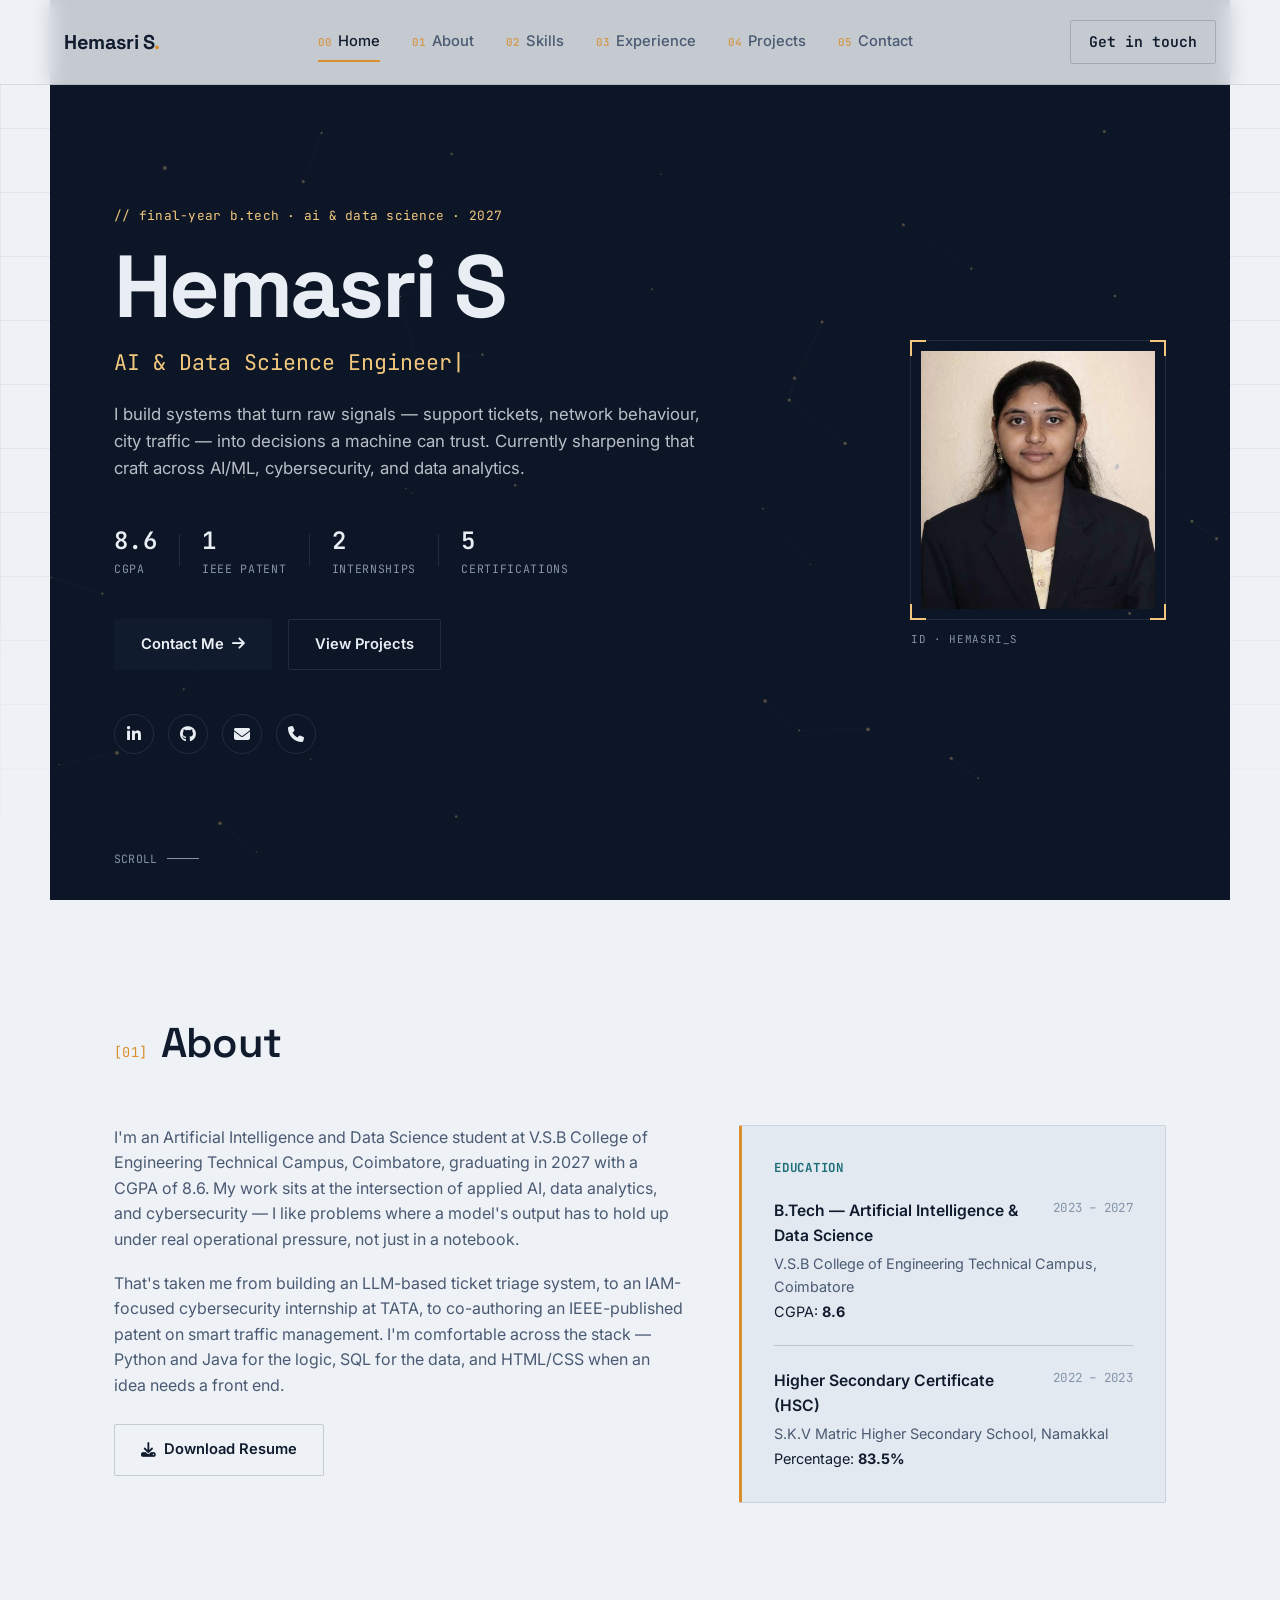
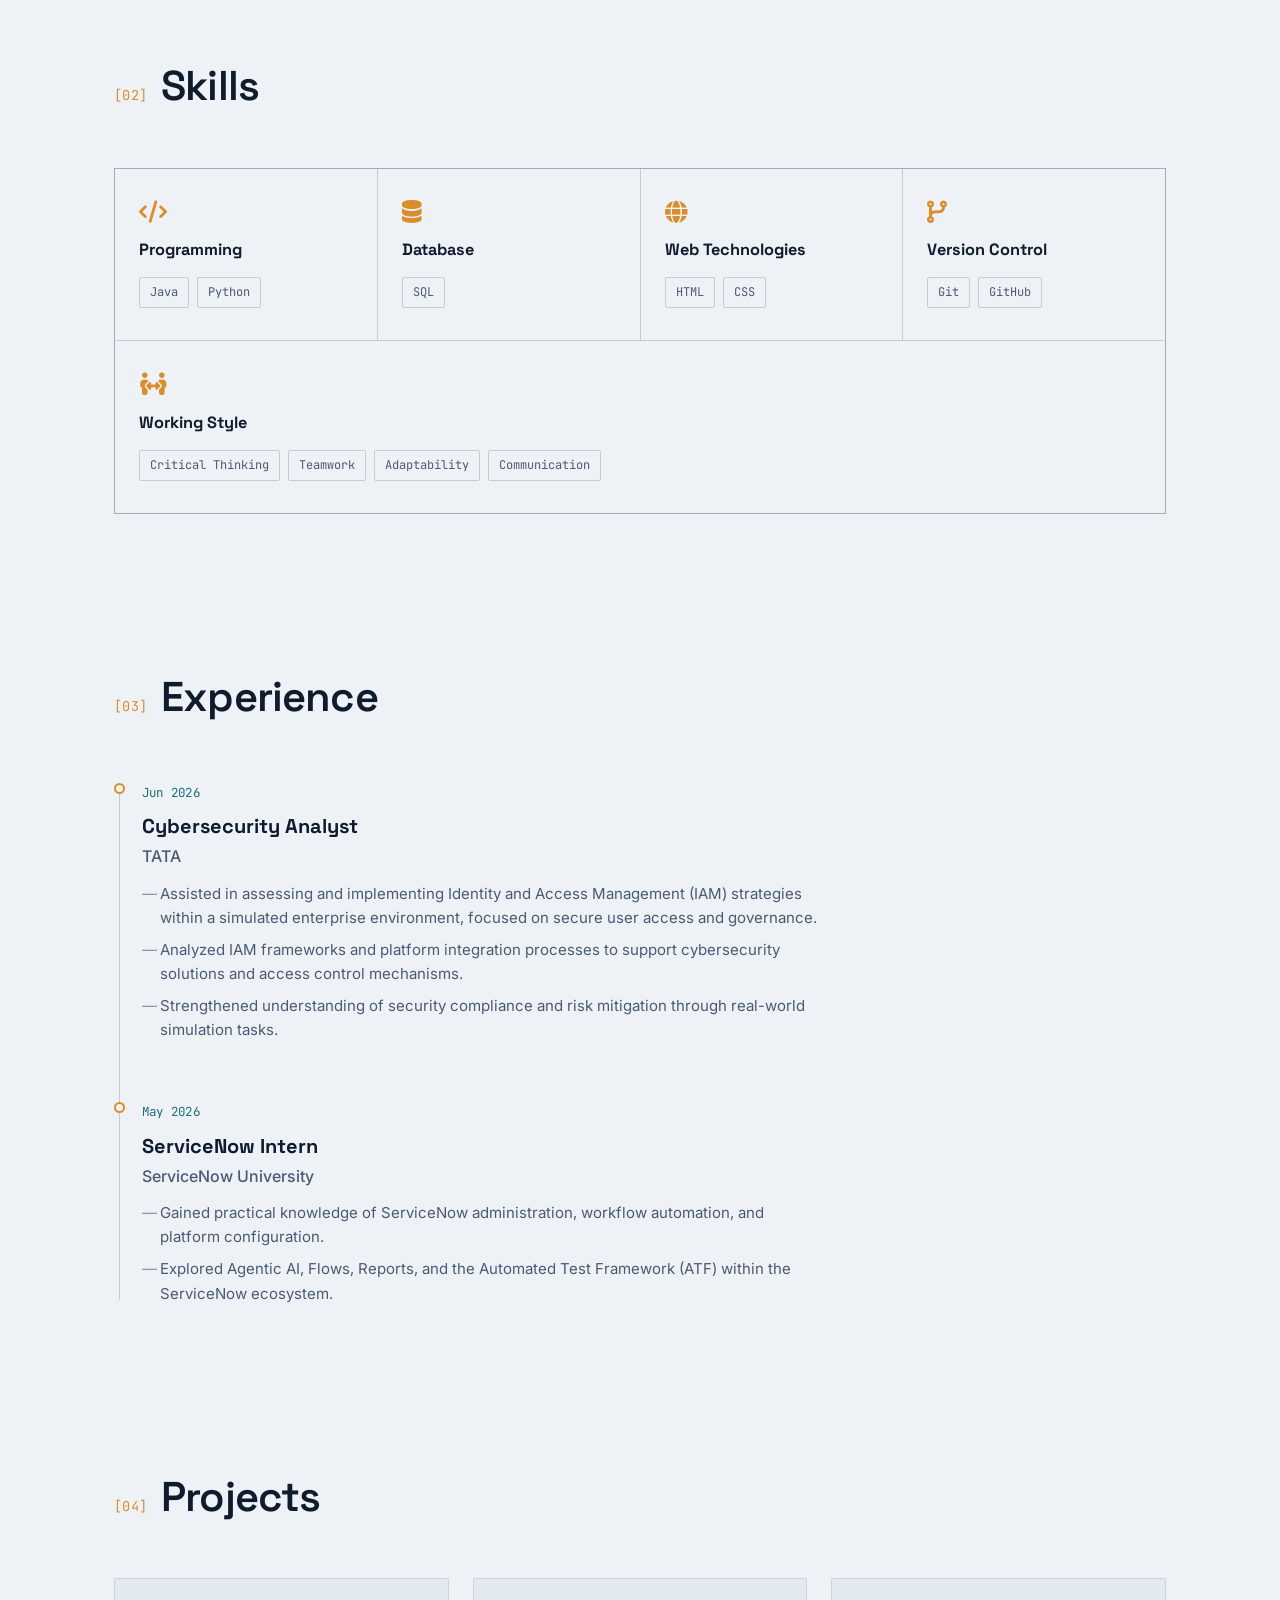
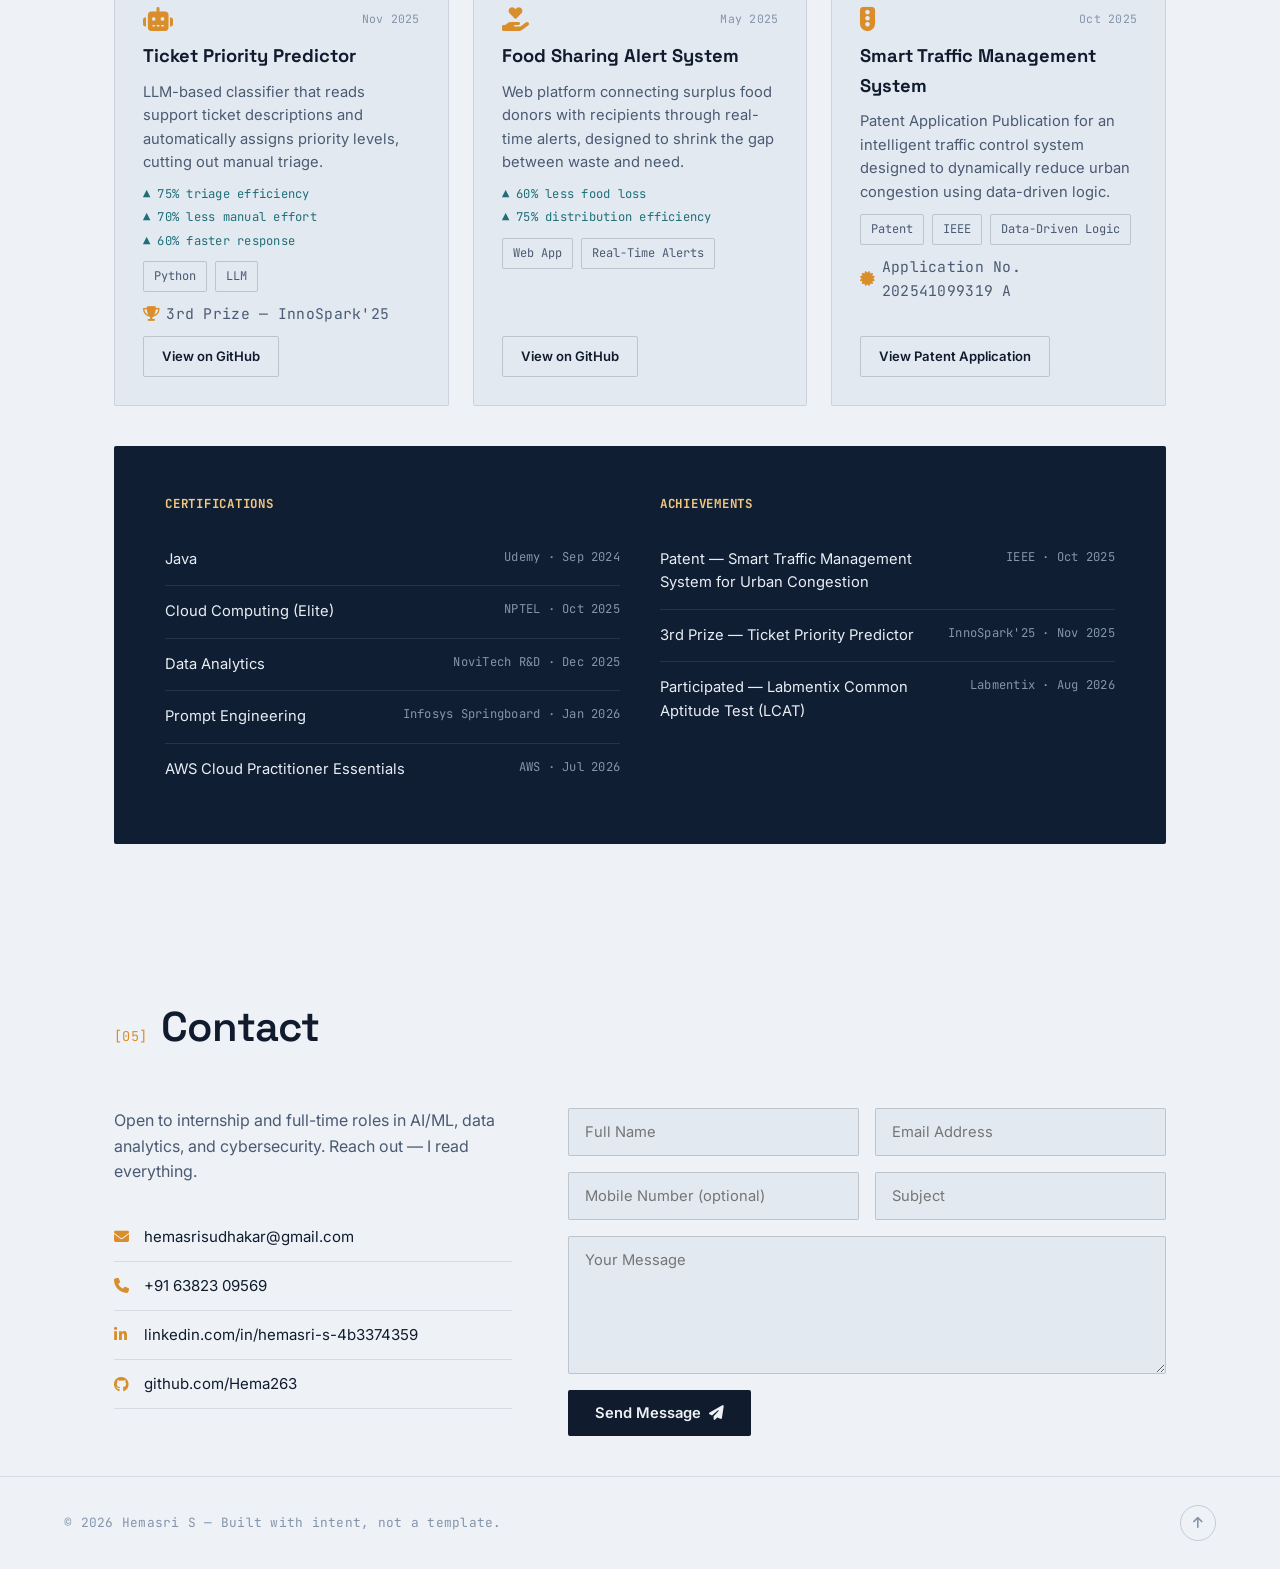
<file: files/index.html>
<!DOCTYPE html>
<html lang="en">
<head>
<meta charset="UTF-8">
<meta name="viewport" content="width=device-width, initial-scale=1.0">
<title>Hemasri S — AI &amp; Data Science Engineer</title>
<meta name="description" content="Portfolio of Hemasri S — AI &amp; Data Science student, cybersecurity intern, and IEEE patent holder.">
<link rel="preconnect" href="https://fonts.googleapis.com">
<link rel="preconnect" href="https://fonts.gstatic.com" crossorigin>
<link href="https://fonts.googleapis.com/css2?family=Space+Grotesk:wght@500;600;700&family=Inter:wght@400;500;600;700&family=JetBrains+Mono:wght@400;500&display=swap" rel="stylesheet">
<link rel="stylesheet" href="https://cdnjs.cloudflare.com/ajax/libs/font-awesome/6.4.0/css/all.min.css">
<link rel="stylesheet" href="style.css">
</head>
<body>

<div class="grid-overlay" aria-hidden="true"></div>

<header class="header" id="header">
  <a href="#home" class="logo">Hemasri&nbsp;S<span class="dot">.</span></a>
  <nav class="navbar" id="navbar">
    <a href="#home" class="nav-link active" data-idx="00">Home</a>
    <a href="#about" class="nav-link" data-idx="01">About</a>
    <a href="#skills" class="nav-link" data-idx="02">Skills</a>
    <a href="#experience" class="nav-link" data-idx="03">Experience</a>
    <a href="#projects" class="nav-link" data-idx="04">Projects</a>
    <a href="#contact" class="nav-link" data-idx="05">Contact</a>
  </nav>
  <a href="mailto:hemasrisudhakar@gmail.com" class="btn btn-ghost header-cta">Get in touch</a>
  <div class="menu-icon" id="menu-icon" aria-label="Toggle menu" role="button" tabindex="0">
    <i class="fas fa-bars"></i>
  </div>
</header>

<main>

  <!-- HERO -->
  <section class="hero" id="home">
    <canvas id="nodeField" aria-hidden="true"></canvas>
    <div class="hero-inner hero-inner-split">
      <div class="hero-copy">
        <p class="eyebrow mono">// final-year b.tech · ai &amp; data science · 2027</p>
        <h1 class="hero-title">Hemasri S</h1>
        <p class="hero-role">
          <span class="role-typed" id="roleTyped"></span><span class="cursor">|</span>
        </p>
        <p class="hero-desc">
          I build systems that turn raw signals — support tickets, network behaviour, city traffic —
          into decisions a machine can trust. Currently sharpening that craft across AI/ML,
          cybersecurity, and data analytics.
        </p>

        <div class="hero-stats mono">
          <div class="stat">
            <span class="stat-num">8.6</span>
            <span class="stat-label">CGPA</span>
          </div>
          <div class="stat-div" aria-hidden="true"></div>
          <div class="stat">
            <span class="stat-num">1</span>
            <span class="stat-label">IEEE Patent</span>
          </div>
          <div class="stat-div" aria-hidden="true"></div>
          <div class="stat">
            <span class="stat-num">2</span>
            <span class="stat-label">Internships</span>
          </div>
          <div class="stat-div" aria-hidden="true"></div>
          <div class="stat">
            <span class="stat-num">5</span>
            <span class="stat-label">Certifications</span>
          </div>
        </div>

        <div class="hero-actions">
          <a href="mailto:hemasrisudhakar@gmail.com" class="btn btn-primary">Contact Me <i class="fas fa-arrow-right"></i></a>
          <a href="#projects" class="btn btn-outline">View Projects</a>
        </div>

        <div class="social-media">
          <a href="https://linkedin.com/in/hemasri-s-4b3374359" target="_blank" rel="noopener" aria-label="LinkedIn"><i class="fab fa-linkedin-in"></i></a>
          <a href="https://github.com/Hema263" target="_blank" rel="noopener" aria-label="GitHub"><i class="fab fa-github"></i></a>
          <a href="mailto:hemasrisudhakar@gmail.com" aria-label="Email"><i class="fas fa-envelope"></i></a>
          <a href="tel:+916382309569" aria-label="Phone"><i class="fas fa-phone"></i></a>
        </div>
      </div>

      <div class="hero-photo-wrap">
        <div class="hero-photo-frame">
          <img src="[data-uri]" alt="Hemasri S" class="hero-photo">
          <span class="frame-corner tl"></span>
          <span class="frame-corner tr"></span>
          <span class="frame-corner bl"></span>
          <span class="frame-corner br"></span>
          <span class="frame-tag mono">ID · HEMASRI_S</span>
        </div>
      </div>
    </div>
    <a href="#about" class="scroll-cue mono" aria-label="Scroll to About">scroll<span></span></a>
  </section>

  <!-- ABOUT -->
  <section class="about" id="about">
    <div class="section-head">
      <span class="section-idx mono">01</span>
      <h2 class="heading">About</h2>
    </div>

    <div class="about-grid">
      <div class="about-copy">
        <p>
          I'm an Artificial Intelligence and Data Science student at V.S.B College of Engineering
          Technical Campus, Coimbatore, graduating in 2027 with a CGPA of 8.6. My work sits at the
          intersection of applied AI, data analytics, and cybersecurity — I like problems where a
          model's output has to hold up under real operational pressure, not just in a notebook.
        </p>
        <p>
          That's taken me from building an LLM-based ticket triage system, to an IAM-focused
          cybersecurity internship at TATA, to co-authoring an IEEE-published patent on smart
          traffic management. I'm comfortable across the stack — Python and Java for the logic,
          SQL for the data, and HTML/CSS when an idea needs a front end.
        </p>
        <a href="[data-uri]" download="Hemasri_S_Resume.pdf" class="btn btn-outline">
          <i class="fas fa-download"></i> Download Resume
        </a>
      </div>

      <div class="education-card">
        <h3 class="mono card-label">Education</h3>
        <div class="edu-item">
          <div class="edu-top">
            <span class="edu-degree">B.Tech — Artificial Intelligence &amp; Data Science</span>
            <span class="edu-year mono">2023 – 2027</span>
          </div>
          <p class="edu-school">V.S.B College of Engineering Technical Campus, Coimbatore</p>
          <p class="edu-score">CGPA: <strong>8.6</strong></p>
        </div>
        <div class="edu-divider"></div>
        <div class="edu-item">
          <div class="edu-top">
            <span class="edu-degree">Higher Secondary Certificate (HSC)</span>
            <span class="edu-year mono">2022 – 2023</span>
          </div>
          <p class="edu-school">S.K.V Matric Higher Secondary School, Namakkal</p>
          <p class="edu-score">Percentage: <strong>83.5%</strong></p>
        </div>
      </div>
    </div>
  </section>

  <!-- SKILLS -->
  <section class="skills" id="skills">
    <div class="section-head">
      <span class="section-idx mono">02</span>
      <h2 class="heading">Skills</h2>
    </div>

    <div class="skills-grid">
      <div class="skill-card">
        <i class="fas fa-code"></i>
        <h3>Programming</h3>
        <div class="chips">
          <span class="chip">Java</span>
          <span class="chip">Python</span>
        </div>
      </div>
      <div class="skill-card">
        <i class="fas fa-database"></i>
        <h3>Database</h3>
        <div class="chips">
          <span class="chip">SQL</span>
        </div>
      </div>
      <div class="skill-card">
        <i class="fas fa-globe"></i>
        <h3>Web Technologies</h3>
        <div class="chips">
          <span class="chip">HTML</span>
          <span class="chip">CSS</span>
        </div>
      </div>
      <div class="skill-card">
        <i class="fas fa-code-branch"></i>
        <h3>Version Control</h3>
        <div class="chips">
          <span class="chip">Git</span>
          <span class="chip">GitHub</span>
        </div>
      </div>
      <div class="skill-card wide">
        <i class="fas fa-people-arrows"></i>
        <h3>Working Style</h3>
        <div class="chips">
          <span class="chip">Critical Thinking</span>
          <span class="chip">Teamwork</span>
          <span class="chip">Adaptability</span>
          <span class="chip">Communication</span>
        </div>
      </div>
    </div>
  </section>

  <!-- EXPERIENCE -->
  <section class="experience" id="experience">
    <div class="section-head">
      <span class="section-idx mono">03</span>
      <h2 class="heading">Experience</h2>
    </div>

    <div class="timeline">
      <div class="timeline-item">
        <div class="timeline-marker"></div>
        <div class="timeline-content">
          <span class="mono timeline-date">Jun 2026</span>
          <h3>Cybersecurity Analyst</h3>
          <p class="timeline-org">TATA</p>
          <ul>
            <li>Assisted in assessing and implementing Identity and Access Management (IAM) strategies within a simulated enterprise environment, focused on secure user access and governance.</li>
            <li>Analyzed IAM frameworks and platform integration processes to support cybersecurity solutions and access control mechanisms.</li>
            <li>Strengthened understanding of security compliance and risk mitigation through real-world simulation tasks.</li>
          </ul>
        </div>
      </div>

      <div class="timeline-item">
        <div class="timeline-marker"></div>
        <div class="timeline-content">
          <span class="mono timeline-date">May 2026</span>
          <h3>ServiceNow Intern</h3>
          <p class="timeline-org">ServiceNow University</p>
          <ul>
            <li>Gained practical knowledge of ServiceNow administration, workflow automation, and platform configuration.</li>
            <li>Explored Agentic AI, Flows, Reports, and the Automated Test Framework (ATF) within the ServiceNow ecosystem.</li>
          </ul>
        </div>
      </div>
    </div>
  </section>

  <!-- PROJECTS -->
  <section class="projects" id="projects">
    <div class="section-head">
      <span class="section-idx mono">04</span>
      <h2 class="heading">Projects</h2>
    </div>

    <div class="projects-grid">
      <article class="project-card">
        <div class="project-top">
          <i class="fas fa-robot"></i>
          <span class="mono project-date">Nov 2025</span>
        </div>
        <h3>Ticket Priority Predictor</h3>
        <p>LLM-based classifier that reads support ticket descriptions and automatically assigns priority levels, cutting out manual triage.</p>
        <div class="metric-row mono">
          <span>▲ 75% triage efficiency</span>
          <span>▲ 70% less manual effort</span>
          <span>▲ 60% faster response</span>
        </div>
        <div class="chips">
          <span class="chip">Python</span>
          <span class="chip">LLM</span>
        </div>
        <p class="award mono"><i class="fas fa-trophy"></i> 3rd Prize — InnoSpark'25</p>
        <a href="https://github.com/Hema263" target="_blank" rel="noopener" class="btn btn-outline btn-sm">View on GitHub</a>
      </article>

      <article class="project-card">
        <div class="project-top">
          <i class="fas fa-hand-holding-heart"></i>
          <span class="mono project-date">May 2025</span>
        </div>
        <h3>Food Sharing Alert System</h3>
        <p>Web platform connecting surplus food donors with recipients through real-time alerts, designed to shrink the gap between waste and need.</p>
        <div class="metric-row mono">
          <span>▲ 60% less food loss</span>
          <span>▲ 75% distribution efficiency</span>
        </div>
        <div class="chips">
          <span class="chip">Web App</span>
          <span class="chip">Real-Time Alerts</span>
        </div>
        <a href="https://github.com/Hema263" target="_blank" rel="noopener" class="btn btn-outline btn-sm">View on GitHub</a>
      </article>

      <article class="project-card">
        <div class="project-top">
          <i class="fas fa-traffic-light"></i>
          <span class="mono project-date">Oct 2025</span>
        </div>
        <h3>Smart Traffic Management System</h3>
        <p>Patent Application Publication for an intelligent traffic control system designed to dynamically reduce urban congestion using data-driven logic.</p>
        <div class="chips">
          <span class="chip">Patent</span>
          <span class="chip">IEEE</span>
          <span class="chip">Data-Driven Logic</span>
        </div>
        <p class="award mono"><i class="fas fa-certificate"></i> Application No. 202541099319 A</p>
        <a href="[data-uri]" target="_blank" rel="noopener" class="btn btn-outline btn-sm">View Patent Application</a>
      </article>
    </div>
  </section>

  <!-- CERTIFICATIONS & ACHIEVEMENTS -->
  <section class="cert-achieve" id="cert-achieve">
    <div class="ca-grid">
      <div class="ca-col">
        <h3 class="mono card-label">Certifications</h3>
        <ul class="ca-list">
          <li><span>Java</span><span class="mono">Udemy · Sep 2024</span></li>
          <li><span>Cloud Computing (Elite)</span><span class="mono">NPTEL · Oct 2025</span></li>
          <li><span>Data Analytics</span><span class="mono">NoviTech R&amp;D · Dec 2025</span></li>
          <li><span>Prompt Engineering</span><span class="mono">Infosys Springboard · Jan 2026</span></li>
          <li><span>AWS Cloud Practitioner Essentials</span><span class="mono">AWS · Jul 2026</span></li>
        </ul>
      </div>
      <div class="ca-col">
        <h3 class="mono card-label">Achievements</h3>
        <ul class="ca-list">
          <li><span>Patent — Smart Traffic Management System for Urban Congestion</span><span class="mono">IEEE · Oct 2025</span></li>
          <li><span>3rd Prize — Ticket Priority Predictor</span><span class="mono">InnoSpark'25 · Nov 2025</span></li>
          <li><span>Participated — Labmentix Common Aptitude Test (LCAT)</span><span class="mono">Labmentix · Aug 2026</span></li>
        </ul>
      </div>
    </div>
  </section>

  <!-- CONTACT -->
  <section class="contact" id="contact">
    <div class="section-head">
      <span class="section-idx mono">05</span>
      <h2 class="heading">Contact</h2>
    </div>

    <div class="contact-grid">
      <div class="contact-info">
        <p class="contact-lead">Open to internship and full-time roles in AI/ML, data analytics, and cybersecurity. Reach out — I read everything.</p>
        <a href="mailto:hemasrisudhakar@gmail.com" class="contact-line">
          <i class="fas fa-envelope"></i> hemasrisudhakar@gmail.com
        </a>
        <a href="tel:+916382309569" class="contact-line">
          <i class="fas fa-phone"></i> +91 63823 09569
        </a>
        <a href="https://linkedin.com/in/hemasri-s-4b3374359" target="_blank" rel="noopener" class="contact-line">
          <i class="fab fa-linkedin-in"></i> linkedin.com/in/hemasri-s-4b3374359
        </a>
        <a href="https://github.com/Hema263" target="_blank" rel="noopener" class="contact-line">
          <i class="fab fa-github"></i> github.com/Hema263
        </a>
      </div>

      <form class="contact-form" id="contactForm" action="mailto:hemasrisudhakar@gmail.com" method="post" enctype="text/plain">
        <div class="input-box">
          <input type="text" name="name" placeholder="Full Name" required>
          <input type="email" name="email" placeholder="Email Address" required>
        </div>
        <div class="input-box">
          <input type="tel" name="mobile" placeholder="Mobile Number (optional)">
          <input type="text" name="subject" placeholder="Subject" required>
        </div>
        <textarea name="message" rows="6" placeholder="Your Message" required></textarea>
        <button type="submit" class="btn btn-primary">Send Message <i class="fas fa-paper-plane"></i></button>
      </form>
    </div>
  </section>

</main>

<footer class="footer">
  <p class="mono">© 2026 Hemasri S — Built with intent, not a template.</p>
  <a href="#home" class="footer-top" aria-label="Back to top"><i class="fas fa-arrow-up"></i></a>
</footer>

<script src="script.js"></script>
</body>
</html>
</file>
<file: files/style.css>
/* =========================================================
   HEMASRI S — PORTFOLIO
   Design language: "blueprint" — technical, drafted, precise.
   Paper-blue surfaces, navy ink, amber accent for signal/data,
   deep teal for security/trust context. Grid lines throughout
   nod to circuit boards and traffic grids (patent subject).
   ========================================================= */

:root {
  --paper: #EEF2F7;
  --paper-alt: #E3E9F1;
  --ink: #101C2E;
  --ink-soft: #4A5A72;
  --ink-faint: #8494AA;
  --amber: #D98E2B;
  --amber-soft: #F2C77E;
  --teal: #1F6F78;
  --line: rgba(16, 28, 46, 0.10);
  --line-strong: rgba(16, 28, 46, 0.18);

  --navy-deep: #0C1626;
  --navy-panel: #101E33;
  --paper-on-navy: #E9EEF5;
  --line-on-navy: rgba(233, 238, 245, 0.10);

  --font-display: "Space Grotesk", sans-serif;
  --font-body: "Inter", sans-serif;
  --font-mono: "JetBrains Mono", monospace;

  --radius: 2px;
  --max-w: 1180px;
}

* { margin: 0; padding: 0; box-sizing: border-box; }

html { scroll-behavior: smooth; }

body {
  background: var(--paper);
  color: var(--ink);
  font-family: var(--font-body);
  line-height: 1.6;
  overflow-x: hidden;
}

a { color: inherit; text-decoration: none; }
ul { list-style: none; }
img { max-width: 100%; display: block; }
button { font-family: inherit; cursor: pointer; }

.mono { font-family: var(--font-mono); letter-spacing: 0.02em; }

/* focus visibility */
a:focus-visible, button:focus-visible, input:focus-visible, textarea:focus-visible {
  outline: 2px solid var(--amber);
  outline-offset: 2px;
}

@media (prefers-reduced-motion: reduce) {
  *, *::before, *::after { animation-duration: 0.01ms !important; transition-duration: 0.01ms !important; }
  html { scroll-behavior: auto; }
}

/* faint grid overlay across whole page */
.grid-overlay {
  position: fixed;
  inset: 0;
  pointer-events: none;
  z-index: 0;
  background-image:
    linear-gradient(var(--line) 1px, transparent 1px),
    linear-gradient(90deg, var(--line) 1px, transparent 1px);
  background-size: 64px 64px;
  opacity: 0.5;
  mask-image: linear-gradient(to bottom, black, black 55%, transparent 100%);
}

/* ---------------- HEADER ---------------- */
.header {
  position: fixed;
  top: 0; left: 0; right: 0;
  z-index: 100;
  display: flex;
  align-items: center;
  justify-content: space-between;
  padding: 20px clamp(20px, 5vw, 64px);
  background: rgba(238, 242, 247, 0.82);
  backdrop-filter: blur(10px);
  border-bottom: 1px solid var(--line);
}

.logo {
  font-family: var(--font-display);
  font-weight: 700;
  font-size: 1.25rem;
  letter-spacing: -0.02em;
}
.logo .dot { color: var(--amber); }

.navbar { display: flex; gap: 32px; }
.nav-link {
  position: relative;
  font-size: 0.92rem;
  font-weight: 500;
  color: var(--ink-soft);
  padding: 4px 0;
  transition: color 0.2s ease;
}
.nav-link::before {
  content: attr(data-idx);
  font-family: var(--font-mono);
  font-size: 0.68rem;
  color: var(--amber);
  margin-right: 6px;
  opacity: 0.85;
}
.nav-link:hover, .nav-link.active { color: var(--ink); }
.nav-link::after {
  content: "";
  position: absolute;
  left: 0; bottom: -4px;
  width: 0; height: 1.5px;
  background: var(--amber);
  transition: width 0.25s ease;
}
.nav-link:hover::after, .nav-link.active::after { width: 100%; }

.header-cta {
  font-family: var(--font-mono);
  font-size: 0.82rem;
}

.menu-icon { display: none; font-size: 1.3rem; cursor: pointer; }

/* ---------------- BUTTONS ---------------- */
.btn {
  display: inline-flex;
  align-items: center;
  gap: 8px;
  padding: 13px 26px;
  font-weight: 600;
  font-size: 0.92rem;
  border-radius: var(--radius);
  border: 1px solid transparent;
  transition: transform 0.2s ease, background 0.2s ease, border-color 0.2s ease, color 0.2s ease;
}
.btn-sm { padding: 9px 18px; font-size: 0.82rem; }
.btn-primary {
  background: var(--ink);
  color: var(--paper);
}
.btn-primary:hover { background: var(--amber); color: var(--ink); transform: translateY(-2px); }

.btn-outline {
  border-color: var(--line-strong);
  color: var(--ink);
}
.btn-outline:hover { border-color: var(--ink); background: var(--ink); color: var(--paper); transform: translateY(-2px); }

.btn-ghost {
  color: var(--ink);
  border: 1px solid var(--line-strong);
  padding: 9px 18px;
}
.btn-ghost:hover { border-color: var(--amber); color: var(--amber); }

/* ---------------- HERO ---------------- */
.hero {
  position: relative;
  min-height: 100vh;
  display: flex;
  align-items: center;
  padding: 140px clamp(20px, 5vw, 64px) 80px;
  background: var(--navy-deep);
  color: var(--paper-on-navy);
  overflow: hidden;
}

#nodeField {
  position: absolute;
  inset: 0;
  width: 100%;
  height: 100%;
  opacity: 0.55;
}

.hero-inner {
  position: relative;
  z-index: 2;
  max-width: 760px;
}

.hero-inner-split {
  max-width: none;
  width: 100%;
  display: flex;
  align-items: center;
  justify-content: space-between;
  gap: 56px;
}

.hero-copy { max-width: 640px; flex: 1 1 auto; }

.hero-photo-wrap {
  flex: 0 0 auto;
  display: flex;
  justify-content: center;
}

.hero-photo-frame {
  position: relative;
  width: clamp(200px, 20vw, 280px);
  aspect-ratio: 841 / 917;
  border: 1px solid var(--line-on-navy);
  padding: 10px;
}

.hero-photo {
  width: 100%;
  height: 100%;
  object-fit: cover;
  filter: grayscale(18%) contrast(1.03) brightness(1.02);
}

.frame-corner {
  position: absolute;
  width: 16px;
  height: 16px;
  border: 2px solid var(--amber-soft);
}
.frame-corner.tl { top: -1px; left: -1px; border-right: none; border-bottom: none; }
.frame-corner.tr { top: -1px; right: -1px; border-left: none; border-bottom: none; }
.frame-corner.bl { bottom: -1px; left: -1px; border-right: none; border-top: none; }
.frame-corner.br { bottom: -1px; right: -1px; border-left: none; border-top: none; }

.frame-tag {
  position: absolute;
  bottom: -30px;
  left: 0;
  font-size: 0.68rem;
  color: var(--ink-faint);
  letter-spacing: 0.06em;
}

.eyebrow {
  color: var(--amber-soft);
  font-size: 0.8rem;
  margin-bottom: 18px;
}

.hero-title {
  font-family: var(--font-display);
  font-weight: 700;
  font-size: clamp(3rem, 8vw, 5.5rem);
  letter-spacing: -0.03em;
  line-height: 0.98;
  margin-bottom: 14px;
}

.hero-role {
  font-family: var(--font-mono);
  font-size: clamp(1rem, 2.2vw, 1.35rem);
  color: var(--amber-soft);
  margin-bottom: 22px;
  min-height: 1.6em;
}
.cursor { animation: blink 1s step-start infinite; color: var(--amber-soft); }
@keyframes blink { 50% { opacity: 0; } }

.hero-desc {
  font-size: 1.05rem;
  color: rgba(233, 238, 245, 0.78);
  max-width: 56ch;
  margin-bottom: 40px;
}

.hero-stats {
  display: flex;
  align-items: center;
  gap: 22px;
  margin-bottom: 40px;
  flex-wrap: wrap;
}
.stat { display: flex; flex-direction: column; }
.stat-num { font-size: 1.5rem; font-weight: 600; color: var(--paper-on-navy); }
.stat-label { font-size: 0.72rem; color: var(--ink-faint); text-transform: uppercase; letter-spacing: 0.06em; }
.stat-div { width: 1px; height: 32px; background: var(--line-on-navy); }

.hero-actions { display: flex; gap: 16px; margin-bottom: 44px; flex-wrap: wrap; }
.hero .btn-outline { border-color: var(--line-on-navy); color: var(--paper-on-navy); }
.hero .btn-outline:hover { background: var(--paper-on-navy); color: var(--navy-deep); border-color: var(--paper-on-navy); }

.social-media { display: flex; gap: 14px; }
.social-media a {
  width: 40px; height: 40px;
  display: flex; align-items: center; justify-content: center;
  border: 1px solid var(--line-on-navy);
  border-radius: 50%;
  transition: all 0.2s ease;
}
.social-media a:hover { background: var(--amber-soft); color: var(--navy-deep); border-color: var(--amber-soft); transform: translateY(-3px); }

.scroll-cue {
  position: absolute;
  bottom: 32px; left: clamp(20px, 5vw, 64px);
  z-index: 2;
  display: flex; align-items: center; gap: 10px;
  font-size: 0.72rem;
  color: var(--ink-faint);
  text-transform: uppercase;
}
.scroll-cue span { width: 32px; height: 1px; background: var(--ink-faint); position: relative; overflow: hidden; }
.scroll-cue span::after {
  content: "";
  position: absolute; top: 0; left: -100%;
  width: 100%; height: 100%;
  background: var(--amber-soft);
  animation: cue 1.8s ease-in-out infinite;
}
@keyframes cue { 50% { left: 100%; } 100% { left: 100%; } }

/* ---------------- SECTION SHARED ---------------- */
main section {
  position: relative;
  z-index: 1;
  max-width: var(--max-w);
  margin: 0 auto;
  padding: 110px clamp(20px, 5vw, 64px) 40px;
}

.section-head {
  display: flex;
  align-items: baseline;
  gap: 14px;
  margin-bottom: 48px;
}
.section-idx {
  color: var(--amber);
  font-size: 0.85rem;
}
.section-idx::before { content: "["; }
.section-idx::after { content: "]"; }

.heading {
  font-family: var(--font-display);
  font-weight: 600;
  font-size: clamp(1.9rem, 3.5vw, 2.6rem);
  letter-spacing: -0.02em;
}

/* ---------------- ABOUT ---------------- */
.about-grid {
  display: grid;
  grid-template-columns: 1.2fr 0.9fr;
  gap: 56px;
  align-items: start;
}
.about-copy p { color: var(--ink-soft); margin-bottom: 18px; max-width: 62ch; }
.about-copy .btn { margin-top: 8px; }

.education-card {
  background: var(--paper-alt);
  border: 1px solid var(--line);
  border-left: 3px solid var(--amber);
  padding: 32px;
  border-radius: var(--radius);
}
.card-label { color: var(--teal); font-size: 0.78rem; text-transform: uppercase; margin-bottom: 20px; letter-spacing: 0.06em; }
.edu-top { display: flex; justify-content: space-between; gap: 12px; margin-bottom: 4px; }
.edu-degree { font-weight: 600; font-size: 0.98rem; }
.edu-year { color: var(--ink-faint); font-size: 0.78rem; white-space: nowrap; }
.edu-school { color: var(--ink-soft); font-size: 0.9rem; margin-bottom: 2px; }
.edu-score { font-size: 0.9rem; }
.edu-divider { height: 1px; background: var(--line-strong); margin: 22px 0; }

/* ---------------- SKILLS ---------------- */
.skills-grid {
  display: grid;
  grid-template-columns: repeat(4, 1fr);
  gap: 1px;
  background: var(--line-strong);
  border: 1px solid var(--line-strong);
}
.skill-card {
  background: var(--paper);
  padding: 32px 24px;
  transition: background 0.2s ease;
}
.skill-card:hover { background: var(--paper-alt); }
.skill-card.wide { grid-column: span 4; }
.skill-card i { font-size: 1.4rem; color: var(--amber); margin-bottom: 14px; display: block; }
.skill-card h3 { font-family: var(--font-display); font-size: 1.02rem; margin-bottom: 14px; }
.chips { display: flex; flex-wrap: wrap; gap: 8px; }
.chip {
  font-family: var(--font-mono);
  font-size: 0.75rem;
  padding: 5px 10px;
  border: 1px solid var(--line-strong);
  border-radius: var(--radius);
  color: var(--ink-soft);
}

/* ---------------- EXPERIENCE ---------------- */
.timeline { position: relative; padding-left: 28px; }
.timeline::before {
  content: "";
  position: absolute; left: 5px; top: 6px; bottom: 6px;
  width: 1px;
  background: var(--line-strong);
}
.timeline-item { position: relative; padding-bottom: 48px; }
.timeline-item:last-child { padding-bottom: 0; }
.timeline-marker {
  position: absolute; left: -28px; top: 4px;
  width: 11px; height: 11px;
  background: var(--paper);
  border: 2px solid var(--amber);
  border-radius: 50%;
}
.timeline-date { color: var(--teal); font-size: 0.78rem; }
.timeline-content h3 { font-family: var(--font-display); font-size: 1.25rem; margin: 6px 0 2px; }
.timeline-org { color: var(--ink-soft); font-weight: 500; margin-bottom: 12px; }
.timeline-content ul { max-width: 68ch; }
.timeline-content li { position: relative; padding-left: 18px; color: var(--ink-soft); margin-bottom: 8px; font-size: 0.94rem; }
.timeline-content li::before { content: "—"; position: absolute; left: 0; color: var(--ink-faint); }

/* ---------------- PROJECTS ---------------- */
.projects-grid {
  display: grid;
  grid-template-columns: repeat(3, 1fr);
  gap: 24px;
}
.project-card {
  background: var(--paper-alt);
  border: 1px solid var(--line);
  padding: 28px;
  display: flex;
  flex-direction: column;
  gap: 10px;
  border-radius: var(--radius);
  transition: transform 0.25s ease, box-shadow 0.25s ease, border-color 0.25s ease;
}
.project-card:hover {
  transform: translateY(-4px);
  border-color: var(--amber);
  box-shadow: 0 12px 28px -14px rgba(16, 28, 46, 0.35);
}
.project-top { display: flex; justify-content: space-between; align-items: center; }
.project-top i { font-size: 1.5rem; color: var(--amber); }
.project-date { color: var(--ink-faint); font-size: 0.72rem; }
.project-card h3 { font-family: var(--font-display); font-size: 1.15rem; }
.project-card p { color: var(--ink-soft); font-size: 0.92rem; flex-grow: 0; }
.metric-row { display: flex; flex-direction: column; gap: 4px; font-size: 0.76rem; color: var(--teal); }
.award { font-size: 0.78rem; color: var(--ink-soft); display: flex; align-items: center; gap: 6px; }
.award i { color: var(--amber); }
.project-card .btn { margin-top: auto; align-self: flex-start; }

/* ---------------- CERTIFICATIONS / ACHIEVEMENTS ---------------- */
.cert-achieve { padding-top: 0; }
.ca-grid {
  display: grid;
  grid-template-columns: 1fr 1fr;
  gap: 40px;
  background: var(--navy-panel);
  color: var(--paper-on-navy);
  padding: 48px clamp(24px, 4vw, 56px);
  border-radius: var(--radius);
}
.ca-col .card-label { color: var(--amber-soft); }
.ca-list li {
  display: flex;
  justify-content: space-between;
  gap: 16px;
  padding: 14px 0;
  border-bottom: 1px solid var(--line-on-navy);
  font-size: 0.92rem;
}
.ca-list li:last-child { border-bottom: none; }
.ca-list li span:first-child { color: var(--paper-on-navy); max-width: 60%; }
.ca-list li span:last-child { color: var(--ink-faint); font-size: 0.76rem; text-align: right; white-space: nowrap; }

/* ---------------- CONTACT ---------------- */
.contact-grid {
  display: grid;
  grid-template-columns: 0.8fr 1.2fr;
  gap: 56px;
}
.contact-lead { color: var(--ink-soft); margin-bottom: 28px; max-width: 42ch; }
.contact-line {
  display: flex; align-items: center; gap: 12px;
  padding: 12px 0;
  border-bottom: 1px solid var(--line);
  font-size: 0.94rem;
  transition: color 0.2s ease, padding-left 0.2s ease;
}
.contact-line i { color: var(--amber); width: 18px; }
.contact-line:hover { color: var(--teal); padding-left: 6px; }

.contact-form { display: flex; flex-direction: column; gap: 16px; }
.input-box { display: flex; gap: 16px; }
.contact-form input, .contact-form textarea {
  width: 100%;
  background: var(--paper-alt);
  border: 1px solid var(--line-strong);
  border-radius: var(--radius);
  padding: 14px 16px;
  font-family: var(--font-body);
  font-size: 0.92rem;
  color: var(--ink);
  resize: vertical;
}
.contact-form input:focus, .contact-form textarea:focus { border-color: var(--amber); outline: none; }
.contact-form button { align-self: flex-start; }

/* ---------------- FOOTER ---------------- */
.footer {
  display: flex;
  align-items: center;
  justify-content: space-between;
  padding: 28px clamp(20px, 5vw, 64px);
  border-top: 1px solid var(--line);
  color: var(--ink-faint);
  font-size: 0.8rem;
}
.footer-top {
  width: 36px; height: 36px;
  display: flex; align-items: center; justify-content: center;
  border: 1px solid var(--line-strong);
  border-radius: 50%;
  transition: all 0.2s ease;
}
.footer-top:hover { background: var(--amber); border-color: var(--amber); color: var(--ink); }

/* ---------------- RESPONSIVE ---------------- */
@media (max-width: 900px) {
  .hero-inner-split { flex-direction: column-reverse; text-align: left; gap: 40px; }
  .hero-photo-frame { width: clamp(160px, 40vw, 220px); }
  .about-grid, .contact-grid { grid-template-columns: 1fr; }
  .skills-grid { grid-template-columns: repeat(2, 1fr); }
  .skill-card.wide { grid-column: span 2; }
  .projects-grid { grid-template-columns: 1fr; }
  .ca-grid { grid-template-columns: 1fr; }
}

@media (max-width: 760px) {
  .navbar, .header-cta { display: none; }
  .menu-icon { display: block; }
  .navbar.show {
    display: flex;
    flex-direction: column;
    position: absolute;
    top: 100%; left: 0; right: 0;
    background: var(--paper);
    padding: 20px clamp(20px, 5vw, 64px);
    border-bottom: 1px solid var(--line);
    gap: 18px;
  }
  .input-box { flex-direction: column; }
  .skills-grid { grid-template-columns: 1fr; }
  .skill-card.wide { grid-column: span 1; }
}
</file>
